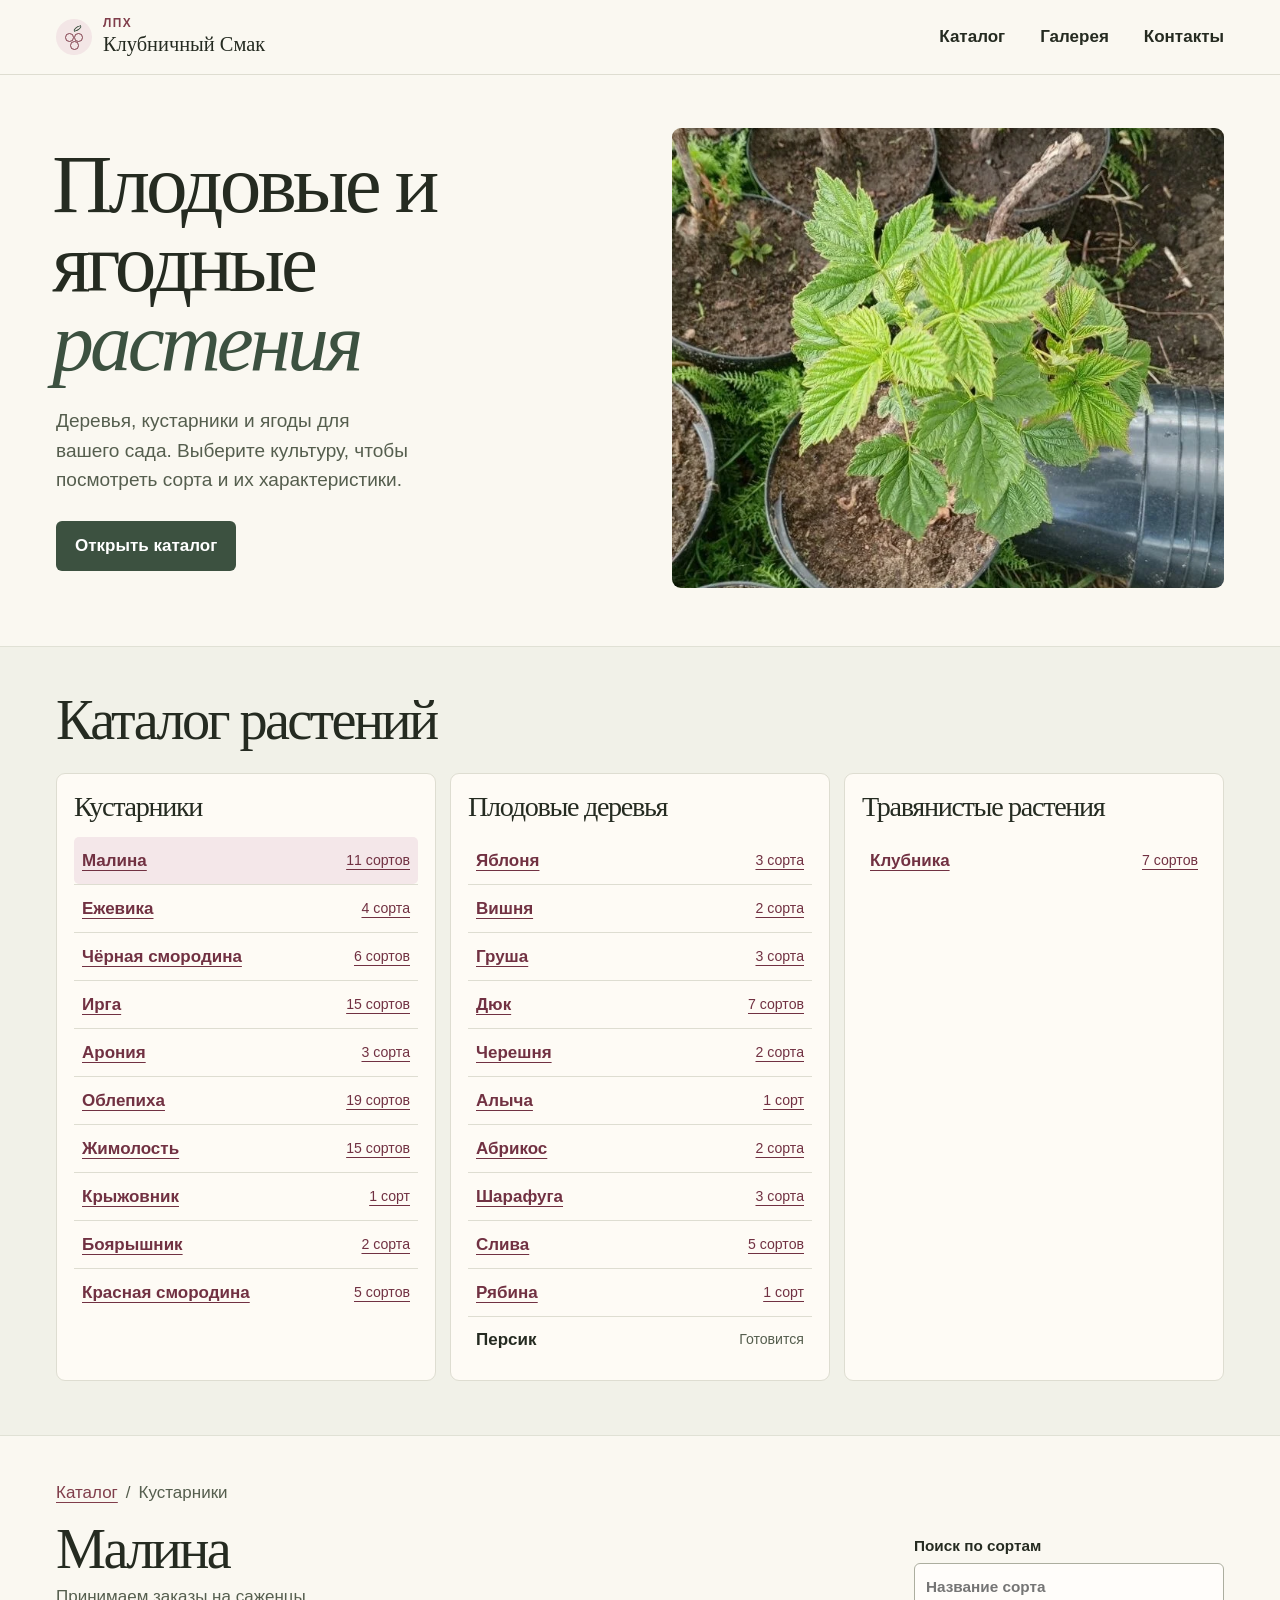
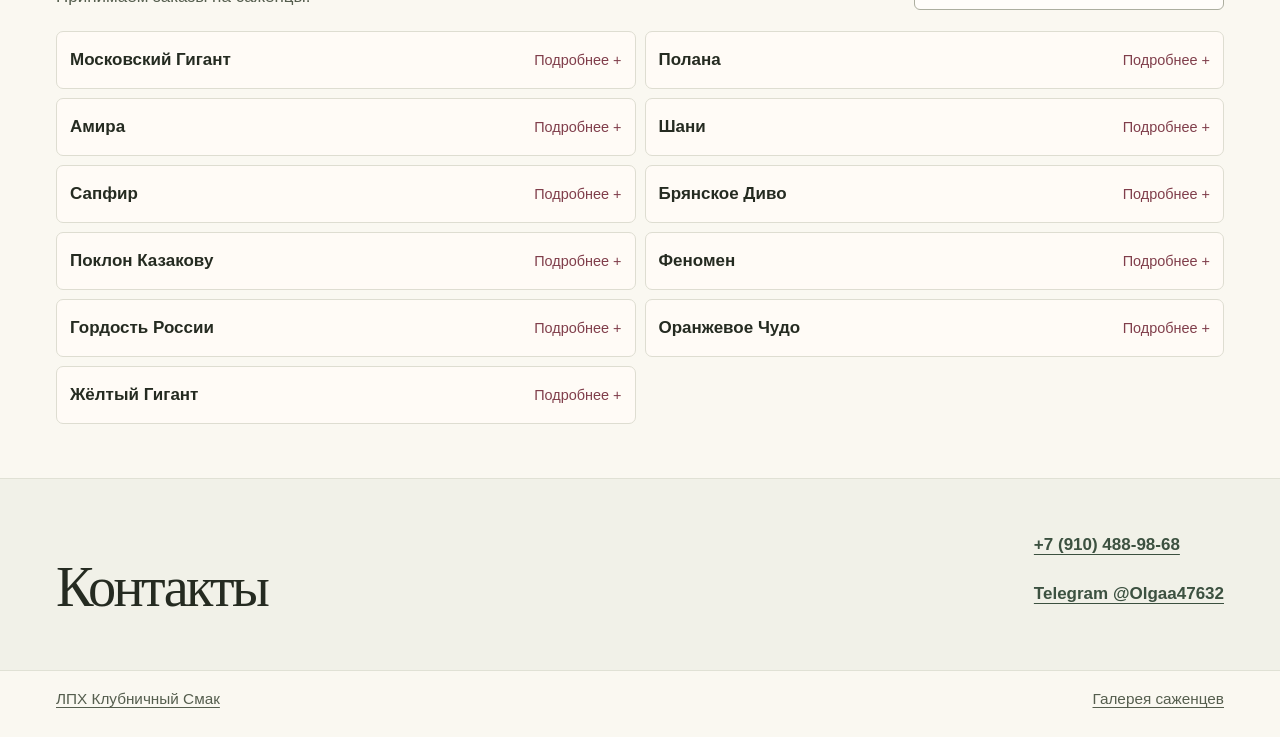
<file: index.html>
<!doctype html>
<html lang="ru">
<head>
  <meta charset="utf-8">
  <meta name="viewport" content="width=device-width, initial-scale=1">
  <meta name="description" content="Каталог плодовых и ягодных культур ЛПХ Клубничный Смак.">
  <meta name="theme-color" content="#faf8f1">
  <title>ЛПХ Клубничный Смак — каталог плодовых культур</title>
  <link rel="stylesheet" href="./style.css?v=6">
  <script defer src="./data.js?v=6"></script>
  <script defer src="./app.js?v=6"></script>
</head>
<body id="top">
  <header class="site-header">
    <div class="wrap header-row">
      <a href="#top" class="brand" aria-label="ЛПХ Клубничный Смак, главная"><span class="brand-mark" aria-hidden="true"><i></i><i></i><i></i></span><span><small>ЛПХ</small>Клубничный Смак</span></a>
      <nav aria-label="Основное меню"><a href="#catalog">Каталог</a><a href="./gallery.html">Галерея</a><a href="#contacts">Контакты</a></nav>
    </div>
  </header>

  <main>
    <section class="hero" aria-labelledby="main-title">
      <div class="wrap hero-grid">
        <div class="hero-copy">
          <h1 id="main-title">Плодовые и ягодные <em>растения</em></h1>
          <p class="hero-description">Деревья, кустарники и ягоды для вашего сада. Выберите культуру, чтобы посмотреть сорта и их характеристики.</p>
          <div class="hero-links"><a class="button" href="#catalog">Открыть каталог</a></div>
        </div>

        <figure class="hero-photo">
          <img src="./media/new-leaves.webp" width="720" height="1280" alt="Зелёные листья молодого саженца" fetchpriority="high">
        </figure>
      </div>
    </section>

    <section id="catalog" class="catalog" aria-labelledby="catalog-title">
      <div class="wrap">
        <h2 id="catalog-title">Каталог растений</h2>
        <div class="groups">
          <section class="group" aria-labelledby="shrubs">
            <h3 id="shrubs">Кустарники</h3>
            <ul id="shrub-list"></ul>
          </section>
          <section class="group" aria-labelledby="trees">
            <h3 id="trees">Плодовые деревья</h3>
            <ul id="tree-list">
              <li class="pending"><strong>Персик</strong><span>Готовится</span></li>
            </ul>
          </section>
          <section class="group" aria-labelledby="berries">
            <h3 id="berries">Травянистые растения</h3>
            <ul id="berry-list"></ul>
          </section>
        </div>
      </div>
    </section>

    <section id="malina" class="crop-section" aria-labelledby="crop-title">
      <div class="wrap">
        <div class="crumbs"><a href="#catalog">Каталог</a><span aria-hidden="true">/</span><span id="crop-group">Кустарники</span></div>
        <div class="section-head"><div><h2 id="crop-title" tabindex="-1">Малина</h2><p id="crop-subtitle" hidden></p><p id="crop-orders">Принимаем заказы на саженцы.</p></div>
          <label class="variety-search" for="variety-search"><span>Поиск по сортам</span><input type="search" id="variety-search" placeholder="Название сорта"></label>
        </div>
        <div class="variety-grid" id="varieties"></div>
        <p id="empty" hidden>Сорт с таким названием не найден. Попробуйте другое название.</p>
        <noscript><p>Включите JavaScript, чтобы открыть карточки сортов.</p></noscript>
      </div>
    </section>

    <section class="contacts" id="contacts" aria-labelledby="contact-title">
      <div class="wrap contact-row"><h2 id="contact-title">Контакты</h2><div id="contact-info"><p>Телефон и место самовывоза скоро появятся здесь.</p></div></div>
    </section>
  </main>

  <footer><div class="wrap footer-row"><a href="#top">ЛПХ Клубничный Смак</a><a href="./gallery.html">Галерея саженцев</a></div></footer>
</body>
</html>
</file>
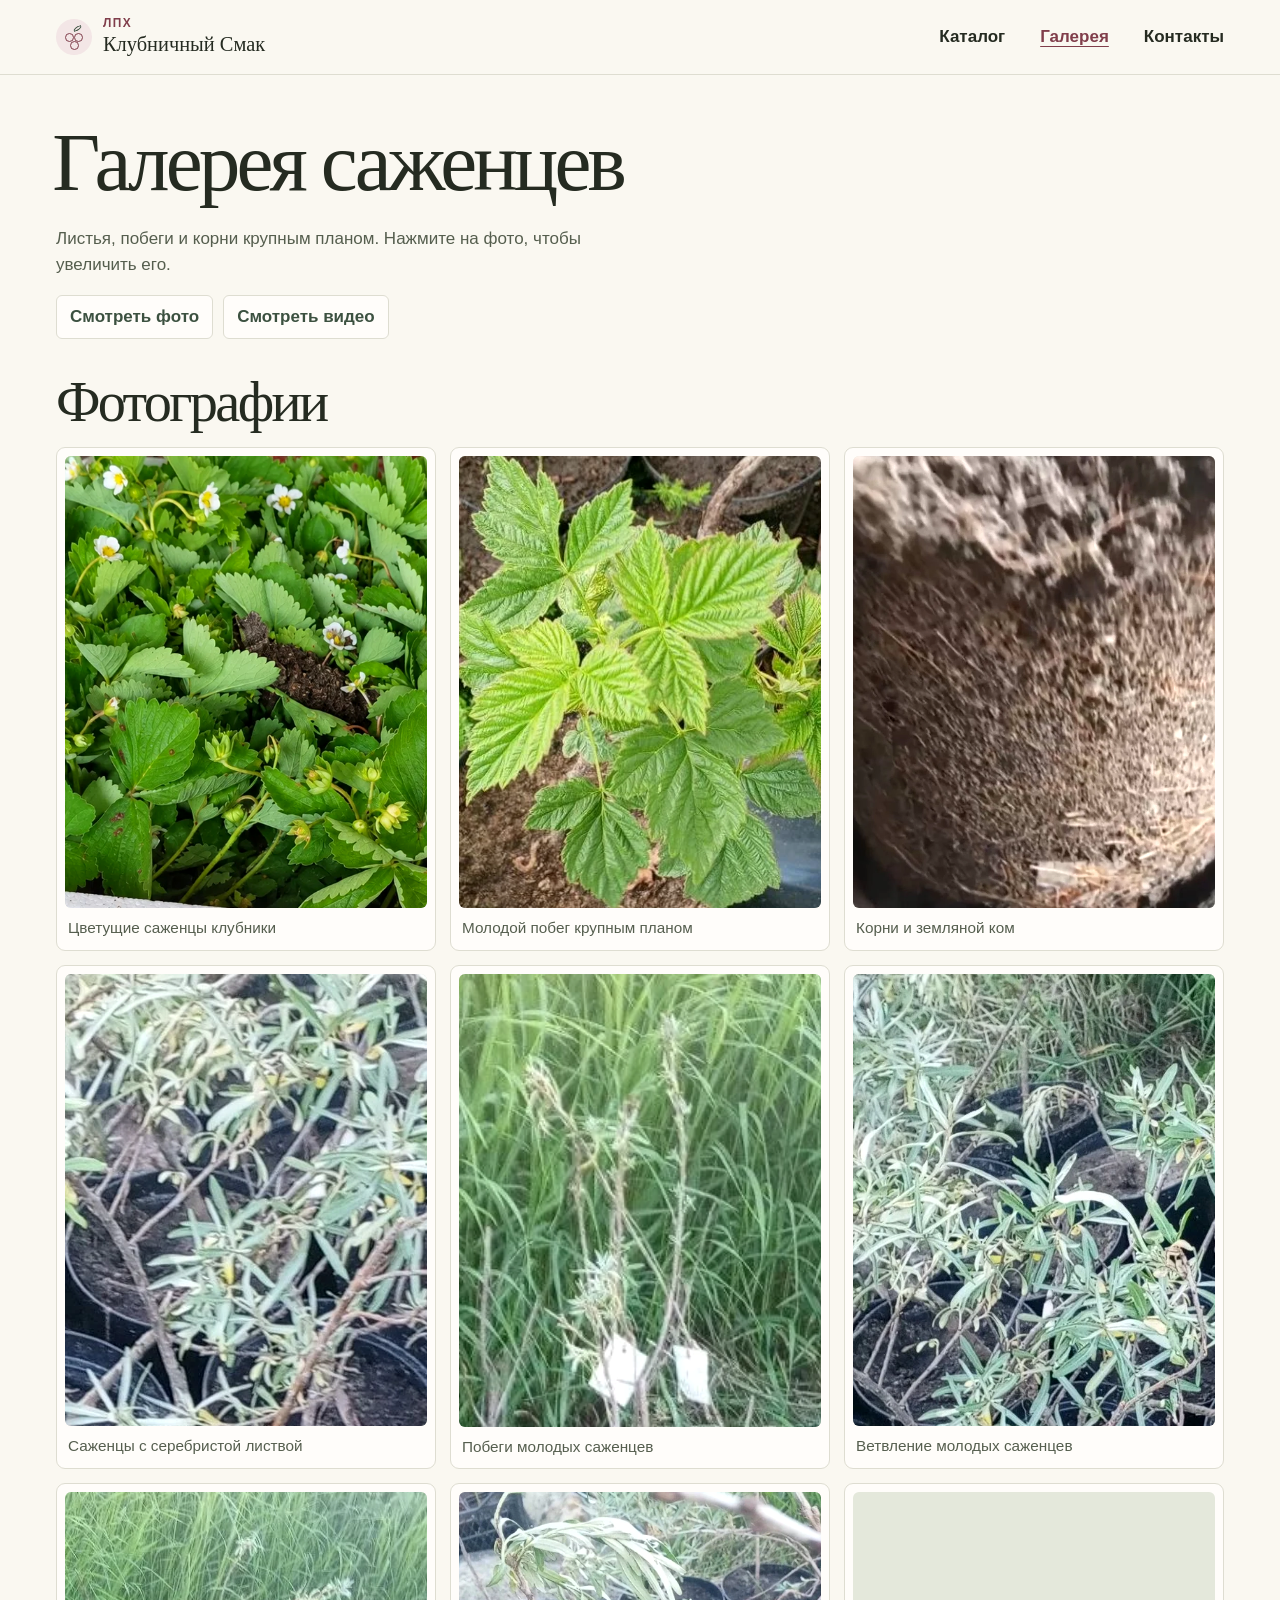
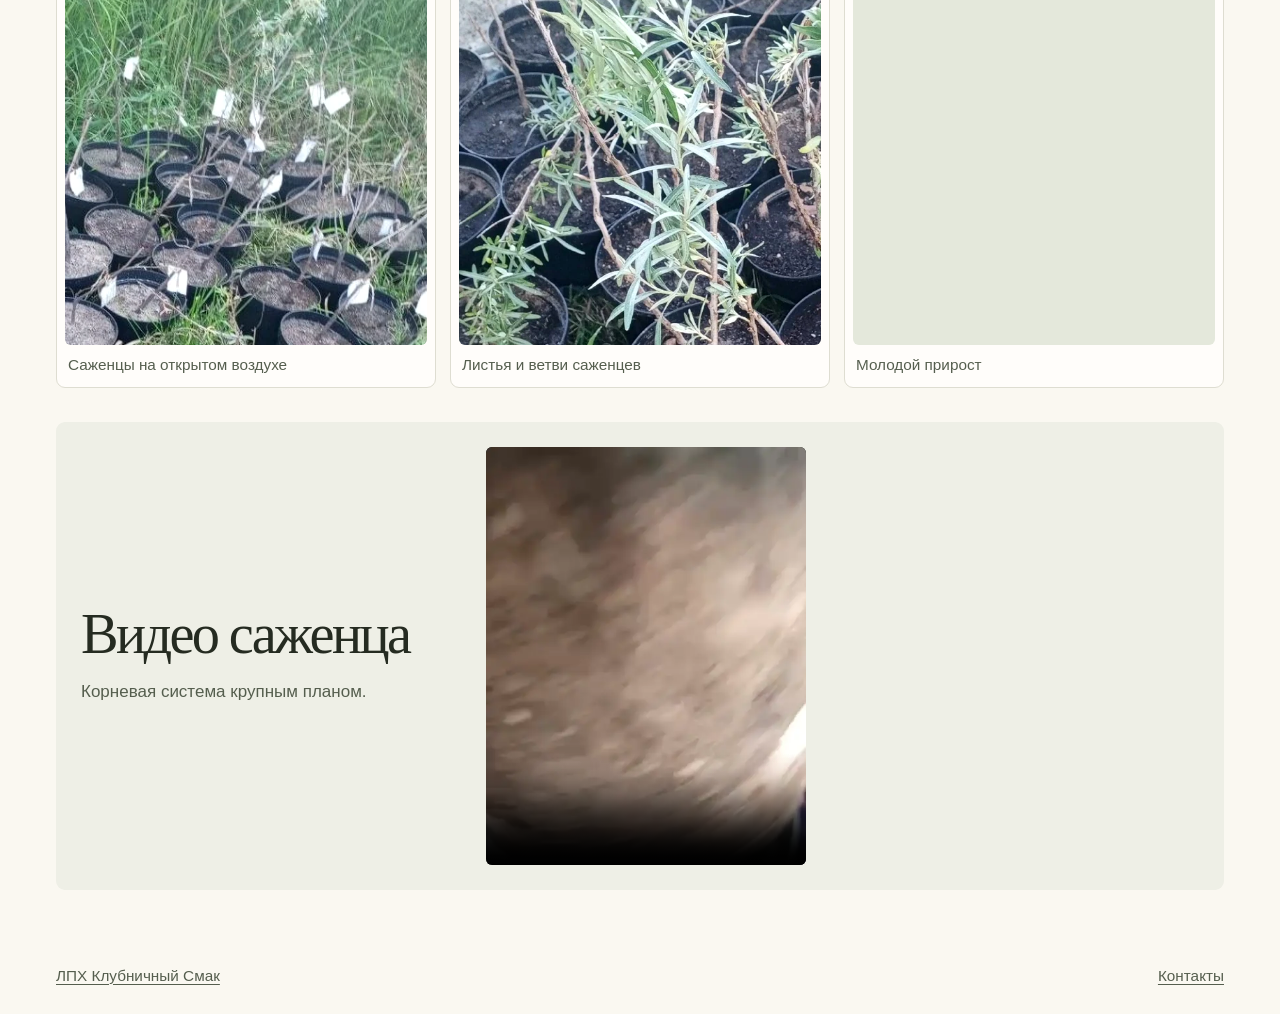
<file: gallery.html>
<!doctype html>
<html lang="ru">
<head>
  <meta charset="utf-8">
  <meta name="viewport" content="width=device-width, initial-scale=1">
  <meta name="description" content="Фотографии и видео саженцев ЛПХ Клубничный Смак.">
  <meta name="theme-color" content="#faf8f1">
  <title>Галерея саженцев — ЛПХ Клубничный Смак</title>
  <link rel="stylesheet" href="./style.css?v=5">
  <script defer src="./gallery.js"></script>
</head>
<body id="top">
  <header class="site-header">
    <div class="wrap header-row">
      <a href="./" class="brand" aria-label="ЛПХ Клубничный Смак, главная"><span class="brand-mark" aria-hidden="true"><i></i><i></i><i></i></span><span><small>ЛПХ</small>Клубничный Смак</span></a>
      <nav aria-label="Основное меню"><a href="./#catalog">Каталог</a><a href="./gallery.html" aria-current="page">Галерея</a><a href="./#contacts">Контакты</a></nav>
    </div>
  </header>
  <main class="wrap gallery-page">
    <h1>Галерея саженцев</h1>
    <p class="gallery-intro">Листья, побеги и корни крупным планом. Нажмите на фото, чтобы увеличить его.</p>
    <div class="gallery-jump"><a href="#photos">Смотреть фото</a><a href="#video">Смотреть видео</a></div>
    <section class="gallery-section" id="photos" aria-labelledby="photo-title">
      <h2 id="photo-title">Фотографии</h2>
      <div class="gallery-grid" id="gallery-grid"></div>
      <noscript><p>Включите JavaScript, чтобы просмотреть фотографии.</p></noscript>
    </section>
    <section class="gallery-section gallery-video" id="video" aria-labelledby="video-title">
      <div><h2 id="video-title">Видео саженца</h2><p>Корневая система крупным планом.</p></div>
      <video width="490" height="640" controls playsinline preload="none" poster="./media/roots-poster.webp" aria-label="Корневая система саженца крупным планом">
        <source src="./media/roots-video.mp4" type="video/mp4">
        <a href="./media/roots-video.mp4">Открыть видео саженца</a>
      </video>
    </section>
  </main>
  <footer><div class="wrap footer-row"><a href="./">ЛПХ Клубничный Смак</a><a href="./#contacts">Контакты</a></div></footer>
  <dialog class="photo-dialog" aria-label="Увеличенный снимок">
    <form method="dialog" class="photo-toolbar"><p id="photo-caption"></p><button type="submit">Закрыть</button></form>
    <div id="photo-enlargement"></div>
    <div class="photo-toolbar photo-navigation"><button type="button" id="previous-photo">Предыдущее фото</button><button type="button" id="next-photo">Следующее фото</button></div>
  </dialog>
</body>
</html>
</file>
<file: style.css>
:root {
  color-scheme: light;
  --paper: #faf8f1;
  --white: #fffdfa;
  --ink: #252b21;
  --green: #3c5140;
  --muted: #555e4e;
  --berry: #803e4b;
  --border: #deddd1;
  --serif: Georgia, "Times New Roman", serif;
  font: 17px/1.55 "Segoe UI", Arial, sans-serif;
  color: var(--ink);
  background: var(--paper);
}
*, *::before, *::after { box-sizing: border-box; }
[hidden] { display: none !important; }
html { scroll-padding-top: 88px; }
body, h1, h2, h3, p, figure { margin: 0; }
a { color: inherit; text-underline-offset: .22em; }
input { font: inherit; }
:focus-visible { outline: 2px solid var(--berry); outline-offset: 4px; }
.wrap { width: min(1168px, calc(100% - 88px)); margin-inline: auto; }

.site-header {
  position: sticky;
  top: 0;
  z-index: 2;
  background: #faf8f1f2;
  border-bottom: 1px solid var(--border);
}
.header-row, .footer-row { display: flex; align-items: center; justify-content: space-between; gap: 18px; }
.header-row { min-height: 74px; }
.brand { display: flex; align-items: center; gap: 11px; text-decoration: none; font: 1.2rem/1.12 var(--serif); }
.brand small { display: block; margin-bottom: 3px; color: var(--berry); font: 700 .7rem/1 "Segoe UI", sans-serif; letter-spacing: .12em; }
.brand-mark { width: 36px; height: 36px; flex: none; position: relative; color: var(--berry); background: #f3e6e6; border-radius: 50%; }
.brand-mark i { position: absolute; width: 9px; height: 9px; border: 1.5px solid currentColor; border-radius: 50%; top: 14px; left: 9px; }
.brand-mark i:nth-child(2) { left: 18px; }
.brand-mark i:nth-child(3) { left: 14px; top: 22px; }
.brand-mark::before { content: ""; position: absolute; width: 9px; height: 5px; border: 1.5px solid var(--green); border-radius: 90% 0; left: 17px; top: 7px; transform: rotate(-15deg); }
nav { display: flex; gap: clamp(14px, 4vw, 35px); }
nav a { display: inline-flex; align-items: center; min-height: 44px; font-weight: 600; text-decoration: none; }
nav a:hover, nav a[aria-current="page"] { color: var(--berry); }
nav a[aria-current="page"] { text-decoration: underline; }

.hero { padding-block: 53px 58px; }
.hero-grid { display: grid; grid-template-columns: 1fr 1fr; align-items: center; gap: clamp(22px, 5vw, 75px); }
.hero-copy { min-width: 0; }
h1, h2, .group h3 { font-family: var(--serif); font-weight: 400; letter-spacing: -.047em; }
h1 { max-width: 12ch; font-size: clamp(3.4rem, 6.5vw, 6rem); line-height: .95; margin: 0 0 24px -.045em; }
h1 em { color: var(--green); font-weight: inherit; }
h2 { font-size: clamp(2.5rem, 4.4vw, 4.1rem); line-height: 1.03; }
.hero-description { max-width: 34ch; color: var(--muted); font-size: 1.12rem; margin-bottom: 26px; }
.hero-links { display: flex; align-items: center; gap: 7px 21px; flex-wrap: wrap; }
.button { display: inline-flex; align-items: center; min-height: 50px; padding: 9px 19px; border-radius: 6px; background: var(--green); color: #fff; font-weight: 650; text-decoration: none; }
.button:hover { background: #2a3b2c; }
.hero-photo img { display: block; width: 100%; height: auto; aspect-ratio: 6 / 5; object-fit: cover; object-position: center 52%; border-radius: 9px; background: #e8ebdf; }

.catalog, .crop-section, .contacts { padding-block: 44px 54px; }
.catalog { background: #eeefe6bf; border-block: 1px solid #e0e1d5; }
.catalog h2 { margin-bottom: 24px; }
.groups { display: grid; grid-template-columns: repeat(3, minmax(0, 1fr)); gap: 14px; }
.group { padding: 17px; border: 1px solid var(--border); background: #fffcf7ed; border-radius: 9px; }
.group h3 { font-size: clamp(1.3rem, 2.2vw, 1.8rem); line-height: 1.15; margin-bottom: 14px; }
.group ul { list-style: none; margin: 0; padding: 0; }
.group li + li { border-top: 1px solid var(--border); }
.crop-link, .pending { display: flex; align-items: center; justify-content: space-between; gap: 8px; min-height: 47px; padding: 5px 8px; }
.crop-link { color: #713142; border-radius: 5px; }
.crop-link[aria-current="location"] { background: #f4e7e9; }
.crop-link:hover { background: #edd7dd; }
.pending span, .crop-link span { font-size: .83rem; white-space: nowrap; }
.pending span { color: var(--muted); }

.crumbs { display: flex; align-items: center; gap: 8px; color: var(--muted); margin-bottom: 13px; }
.crumbs a { color: var(--berry); }
.section-head { display: flex; align-items: end; justify-content: space-between; gap: 18px; margin-bottom: 21px; }
.section-head p { margin-top: 6px; color: var(--muted); }
.variety-search { display: grid; gap: 5px; width: min(310px, 100%); font-size: .9rem; font-weight: 650; }
.variety-search input { width: 100%; min-height: 47px; padding: 8px 11px; border: 1px solid #acae9f; border-radius: 6px; background: var(--white); color: var(--ink); }
.variety-grid { display: grid; grid-template-columns: repeat(2, minmax(0, 1fr)); align-items: start; gap: 9px; }
.variety { min-width: 0; border: 1px solid var(--border); border-radius: 7px; background: #fffcf7ed; }
.variety[open] { border-color: #9b877e; }
.variety summary { display: flex; justify-content: space-between; align-items: center; gap: 10px; min-height: 56px; padding: 10px 13px; border-radius: 7px; list-style: none; cursor: pointer; }
.variety summary::-webkit-details-marker { display: none; }
.variety summary:hover { background: #f2efe6; }
.variety summary small { color: var(--berry); font-size: .85rem; white-space: nowrap; }
.variety summary small::after { content: " +"; }
.variety[open] summary small::after { content: " −"; }
.variety-content { padding: 15px 13px; border-top: 1px solid var(--border); }
.variety-content dl { display: grid; grid-template-columns: repeat(2, minmax(0, 1fr)); gap: 8px 12px; margin: 14px 0 8px; }
.spec { border-top: 1px solid var(--border); padding-top: 7px; }
.spec dt { color: var(--muted); font-size: .85rem; }
.spec dd { font-weight: 650; margin: 0; }
#empty { margin-top: 15px; }
.contacts { background: #eeefe6bf; border-block: 1px solid #e0e1d5; }
.contact-row { display: flex; justify-content: space-between; align-items: end; gap: 16px; }
#contact-info { display: grid; gap: 5px; font-weight: 650; }
#contact-info a { display: inline-flex; align-items: center; min-height: 44px; color: var(--green); }
.footer-row { min-height: 66px; align-items: start; flex-wrap: wrap; padding-block: 16px; color: var(--muted); font-size: .9rem; }

.gallery-page { padding-block: 48px 58px; }
.gallery-page h1 { max-width: none; }
.gallery-intro { max-width: 56ch; color: var(--muted); }
.gallery-jump { display: flex; gap: 10px; flex-wrap: wrap; margin-top: 16px; }
.gallery-jump a, .photo-toolbar button { display: inline-flex; align-items: center; min-height: 44px; padding: 6px 13px; border: 1px solid var(--border); border-radius: 6px; color: var(--green); background: var(--white); font: inherit; font-weight: 650; text-decoration: none; }
.gallery-jump a:hover, .photo-toolbar button:hover { background: #eeefe6; }
.gallery-section { margin-top: 34px; }
.gallery-section h2 { margin-bottom: 16px; }
.gallery-grid { display: grid; grid-template-columns: repeat(3, minmax(0, 1fr)); gap: 14px; }
.gallery-grid figure { padding: 8px 8px 10px; background: var(--white); border: 1px solid var(--border); border-radius: 9px; }
.gallery-grid figcaption { color: var(--muted); padding: 8px 3px 0; font-size: .9rem; }
.gallery-photo { display: block; width: 100%; padding: 0; border: 0; background: transparent; border-radius: 6px; cursor: zoom-in; }
.gallery-frame { position: relative; display: block; width: 100%; overflow: hidden; border-radius: 6px; background: #e4e8db; }
.gallery-frame img { position: absolute; left: var(--image-left); top: var(--image-top); width: var(--image-width); height: var(--image-height); filter: contrast(1.045) saturate(1.045); }
.gallery-frame[data-tone="roots"] img { filter: brightness(1.08) contrast(1.04) saturate(.94); }
.gallery-video { display: flex; align-items: center; gap: clamp(20px, 6vw, 84px); padding: 25px; background: #eeefe6; border-radius: 9px; }
.gallery-video p { color: var(--muted); }
.gallery-video video { display: block; width: min(100%, 320px); height: auto; max-height: 65svh; border-radius: 6px; background: #20251e; }
.photo-dialog { width: min(95vw, 680px); max-height: calc(100svh - 24px); border: 1px solid var(--border); border-radius: 10px; padding: 13px; background: var(--paper); color: var(--ink); }
.photo-dialog::backdrop { background: #252b21b8; }
.photo-toolbar { display: flex; align-items: center; justify-content: space-between; gap: 9px; }
.photo-toolbar button { cursor: pointer; font-size: .85rem; }
.photo-navigation { margin-top: 9px; }
#photo-enlargement { width: min(100%, 56svh); margin: 8px auto 0; }

@media (max-width: 900px) {
  .wrap { width: calc(100% - 48px); }
  .hero { padding-block: 38px 44px; }
  .group { padding: 13px; }
}
@media (max-width: 700px) {
  .wrap { width: calc(100% - 32px); }
  .hero-grid, .groups, .variety-grid { grid-template-columns: 1fr; }
  h1 { font-size: clamp(3.1rem, 10vw, 4.5rem); }
  .hero-photo img { aspect-ratio: 7 / 4; }
  .hero-description { margin-bottom: 14px; }
  .section-head, .contact-row { align-items: start; flex-direction: column; }
  .catalog, .crop-section, .contacts { padding-block: 34px 39px; }
  .gallery-grid { grid-template-columns: repeat(2, minmax(0, 1fr)); gap: 9px; }
  .gallery-video { align-items: start; flex-direction: column; }
}
@media (max-width: 480px) {
  html { scroll-padding-top: 110px; }
  .header-row { flex-direction: column; align-items: start; padding-top: 7px; gap: 0; }
  .brand { gap: 6px; font-size: 1rem; }
  .brand-mark { width: 35px; height: 35px; }
  nav { gap: 17px; font-size: .9rem; }
  .footer-row { flex-direction: column; gap: 6px; }
  .gallery-page { padding-block: 32px 45px; }
  .gallery-grid figcaption { font-size: .83rem; }
}
</file>
